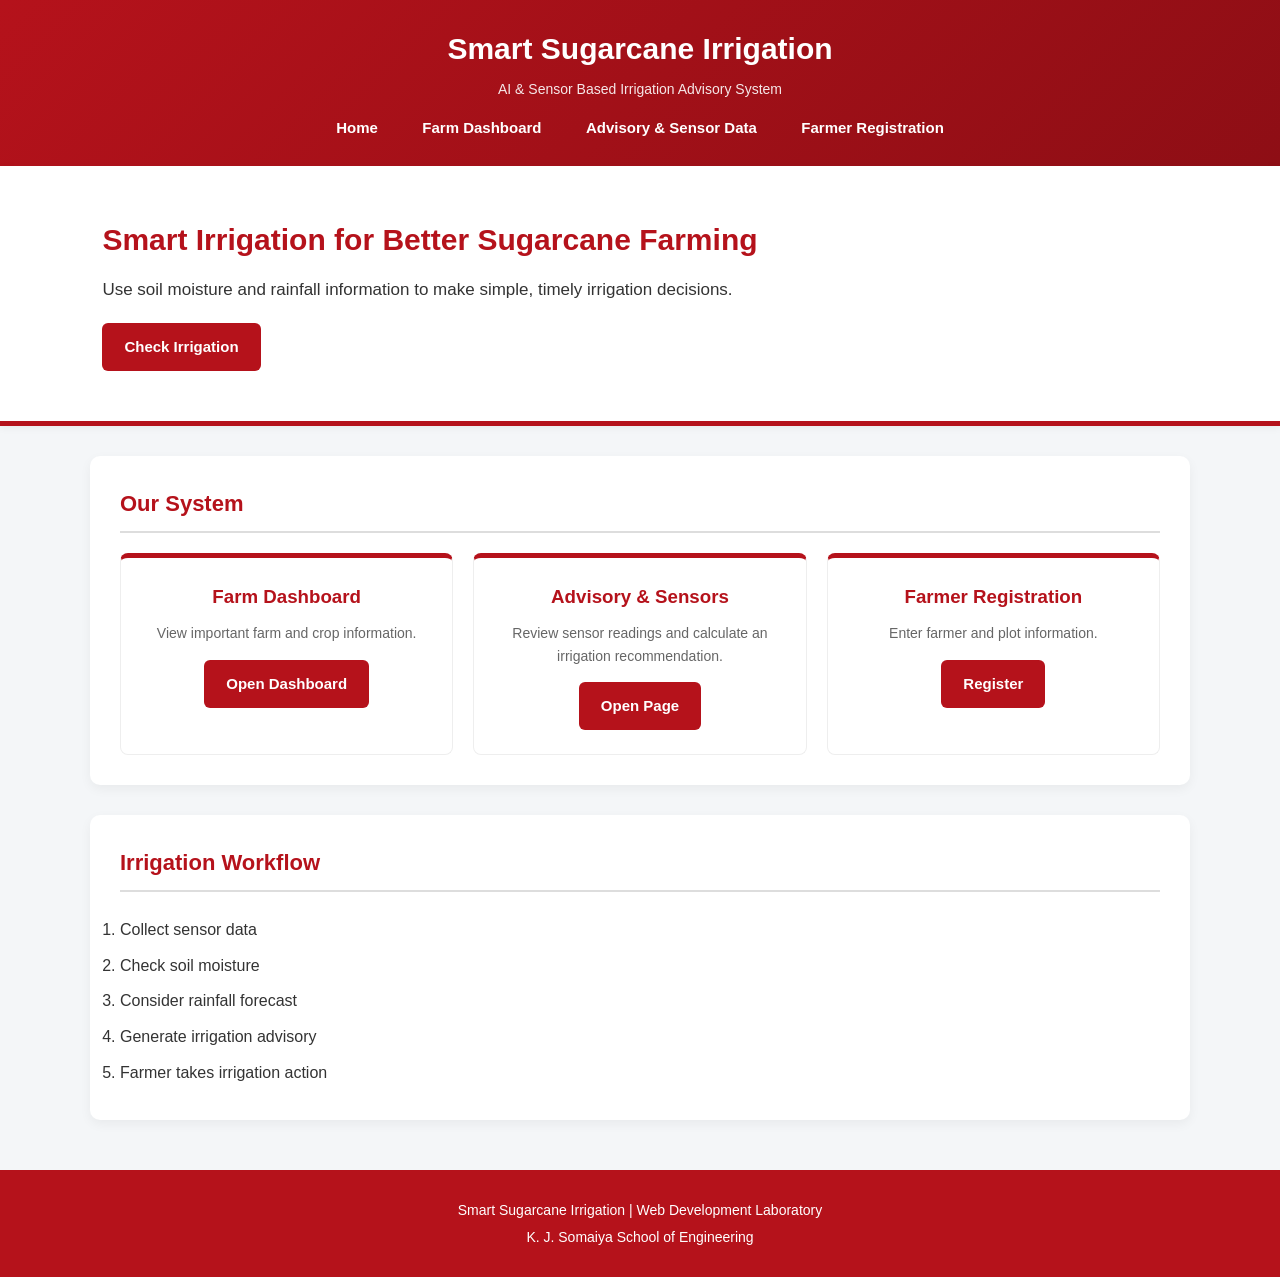
<file: index.html>
<!DOCTYPE html>
<html>
<head>
    <meta charset="UTF-8">
    <meta name="viewport" content="width=device-width, initial-scale=1.0">
    <title>Smart Sugarcane Irrigation - Home</title>
    <link rel="stylesheet" href="style.css">
</head>

<body>

<header>
    <h1>Smart Sugarcane Irrigation</h1>
    <p>AI & Sensor Based Irrigation Advisory System</p>

    <nav>
    <a href="index.html">Home</a>
    <a href="dashboard.html">Farm Dashboard</a>
    <a href="advisory-sensors.html">Advisory & Sensor Data</a>
    <a href="registration.html">Farmer Registration</a>
</nav>
</header>

<div class="hero">

    <h2>Smart Irrigation for Better Sugarcane Farming</h2>

    <p>Use soil moisture and rainfall information to make simple, timely irrigation decisions.</p>

    <a class="button" href="advisory-sensors.html">Check Irrigation</a>

</div>

<section>

    <h2>Our System</h2>

    <div class="cards">

        <div class="card">
            <h3>Farm Dashboard</h3>
            <p>View important farm and crop information.</p>
            <a class="button" href="dashboard.html">Open Dashboard</a>
        </div>

        <div class="card">
            <h3>Advisory & Sensors</h3>
            <p>Review sensor readings and calculate an irrigation recommendation.</p>
            <a class="button" href="advisory-sensors.html">Open Page</a>
        </div>

        <div class="card">
            <h3>Farmer Registration</h3>
            <p>Enter farmer and plot information.</p>
            <a class="button" href="registration.html">Register</a>
        </div>

    </div>

</section>

<section>

    <h2>Irrigation Workflow</h2>

    <ol>
        <li>Collect sensor data</li>
        <li>Check soil moisture</li>
        <li>Consider rainfall forecast</li>
        <li>Generate irrigation advisory</li>
        <li>Farmer takes irrigation action</li>
    </ol>

</section>

<footer>
    <p>Smart Sugarcane Irrigation | Web Development Laboratory</p>
    <p>K. J. Somaiya School of Engineering</p>
</footer>

</body>
</html>
</file>
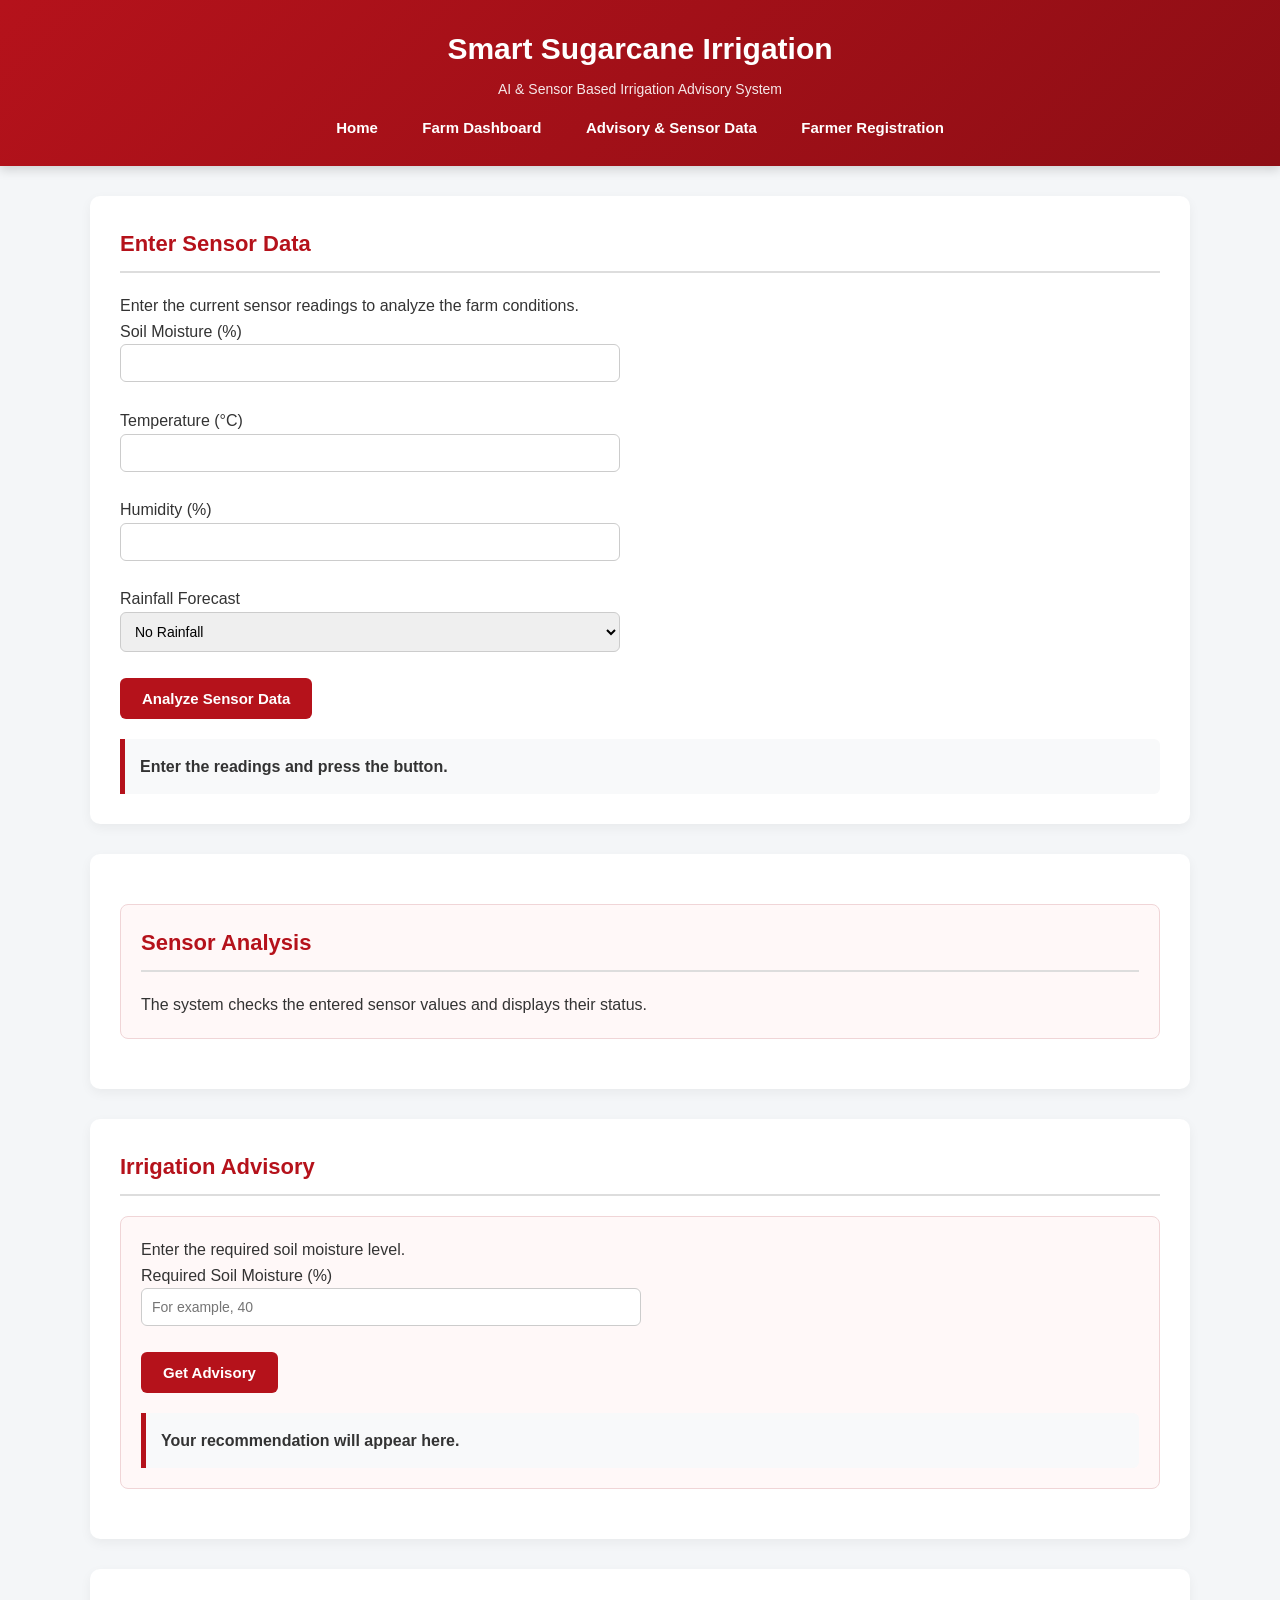
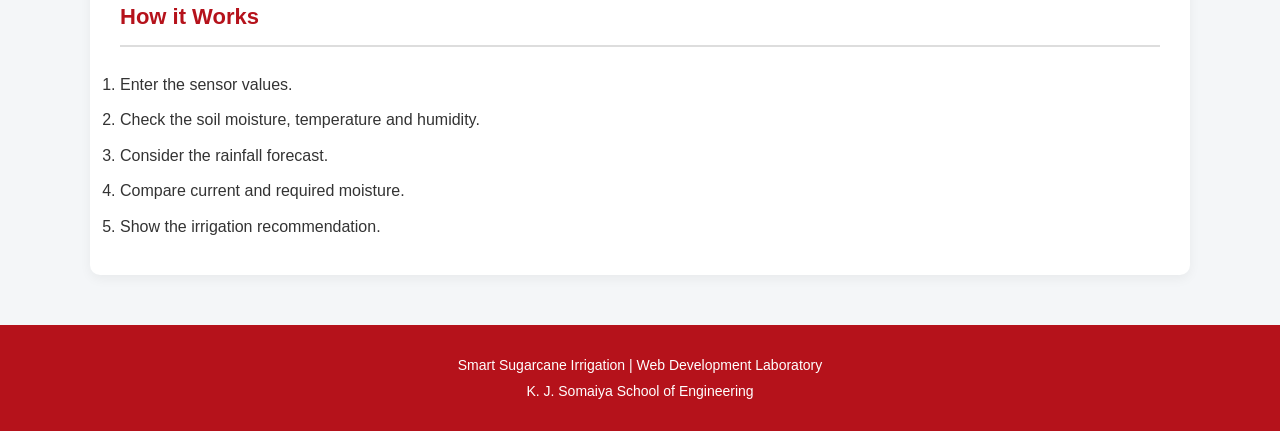
<file: advisory-sensors.html>
<!DOCTYPE html>
<html lang="en">
<head>
    <meta charset="UTF-8">
    <meta name="viewport" content="width=device-width, initial-scale=1.0">
    <title>Irrigation Advisory and Sensor Data</title>
    <link rel="stylesheet" href="style.css">
</head>

<body>

<header>
    <h1>Smart Sugarcane Irrigation</h1>
    <p>AI & Sensor Based Irrigation Advisory System</p>

    <nav>
        <a href="index.html">Home</a>
        <a href="dashboard.html">Farm Dashboard</a>
        <a href="advisory-sensors.html">Advisory & Sensor Data</a>
        <a href="registration.html">Farmer Registration</a>
    </nav>
</header>

<section>

    <h2>Enter Sensor Data</h2>

    <p>Enter the current sensor readings to analyze the farm conditions.</p>

    <p>Soil Moisture (%)</p>
    <input type="number" id="soilMoisture" min="0" max="100">
    <br><br>

    <p>Temperature (°C)</p>
    <input type="number" id="temperature">
    <br><br>

    <p>Humidity (%)</p>
    <input type="number" id="humidity" min="0" max="100">
    <br><br>

    <p>Rainfall Forecast</p>
    <select id="rainForecast">
        <option value="0">No Rainfall</option>
        <option value="1">Rain Expected</option>
    </select>

    <br><br>

    <button onclick="analyzeSensors()">Analyze Sensor Data</button>

    <div id="sensorAnalysis" class="result">
        Enter the readings and press the button.
    </div>

</section>

<section>

    <div class="sensor-summary">

        <h2>Sensor Analysis</h2>

        <p>The system checks the entered sensor values and displays their status.</p>

        <div id="sensorTable"></div>

    </div>

</section>

<section>

    <h2>Irrigation Advisory</h2>

    <div class="advisory-box">

        <p>Enter the required soil moisture level.</p>

        <p>Required Soil Moisture (%)</p>

        <input type="number" id="requiredMoisture" min="0" max="100" placeholder="For example, 40">

        <br><br>

        <button onclick="calculateIrrigation()">Get Advisory</button>

        <div id="advisoryResult" class="result">
            Your recommendation will appear here.
        </div>

    </div>

</section>

<section>

    <h2>How it Works</h2>

    <ol>
        <li>Enter the sensor values.</li>
        <li>Check the soil moisture, temperature and humidity.</li>
        <li>Consider the rainfall forecast.</li>
        <li>Compare current and required moisture.</li>
        <li>Show the irrigation recommendation.</li>
    </ol>

</section>

<footer>
    <p>Smart Sugarcane Irrigation | Web Development Laboratory</p>
    <p>K. J. Somaiya School of Engineering</p>
</footer>

<script>

function analyzeSensors()
{
    var moistureText=document.getElementById("soilMoisture").value;
    var temperatureText=document.getElementById("temperature").value;
    var humidityText=document.getElementById("humidity").value;
    var rainForecast=document.getElementById("rainForecast").value;

    if(moistureText==""||temperatureText==""||humidityText=="")
    {
        alert("Please enter all sensor values.");
        return;
    }

    var moisture=Number(moistureText);
    var temperature=Number(temperatureText);
    var humidity=Number(humidityText);

    if(moisture<0||moisture>100||humidity<0||humidity>100)
    {
        alert("Soil moisture and humidity must be between 0 and 100.");
        return;
    }

    var moistureStatus;

    if(moisture<30)
    {
        moistureStatus="Critical";
    }
    else if(moisture<=50)
    {
        moistureStatus="Moderate";
    }
    else
    {
        moistureStatus="High";
    }

    var temperatureStatus;

    if(temperature>35)
    {
        temperatureStatus="High";
    }
    else
    {
        temperatureStatus="Normal";
    }

    var humidityStatus;

    if(humidity<40)
    {
        humidityStatus="Low";
    }
    else
    {
        humidityStatus="Normal";
    }

    var rainStatus;

    if(rainForecast==1)
    {
        rainStatus="Rain Expected";
    }
    else
    {
        rainStatus="No Rainfall";
    }

    localStorage.setItem("sensor_moisture",moisture);
    localStorage.setItem("sensor_temp",temperature);
    localStorage.setItem("sensor_humidity",humidity);
    localStorage.setItem("sensor_rain",rainStatus);

    document.getElementById("sensorAnalysis").innerHTML="Sensor data analyzed and saved successfully. View it on the Farm Dashboard!";

    document.getElementById("sensorTable").innerHTML=`
        <table>
            <thead>
                <tr>
                    <th>Sensor</th>
                    <th>Reading</th>
                    <th>Status</th>
                </tr>
            </thead>

            <tbody>
                <tr>
                    <td>Soil Moisture Sensor</td>
                    <td>${moisture}%</td>
                    <td>${moistureStatus}</td>
                </tr>

                <tr>
                    <td>Temperature Sensor</td>
                    <td>${temperature} °C</td>
                    <td>${temperatureStatus}</td>
                </tr>

                <tr>
                    <td>Humidity Sensor</td>
                    <td>${humidity}%</td>
                    <td>${humidityStatus}</td>
                </tr>

                <tr>
                    <td>Rainfall Sensor</td>
                    <td>-</td>
                    <td>${rainStatus}</td>
                </tr>
            </tbody>
        </table>`;
}

function calculateIrrigation()
{
    var currentText=document.getElementById("soilMoisture").value;
    var requiredText=document.getElementById("requiredMoisture").value;

    var currentMoisture=Number(currentText);
    var requiredMoisture=Number(requiredText);
    var rainForecast=Number(document.getElementById("rainForecast").value);

    var result=document.getElementById("advisoryResult");

    if(currentText==""||requiredText=="")
    {
        result.innerHTML="Please enter the current and required soil moisture values.";
        return;
    }

    if(currentMoisture<0||currentMoisture>100||requiredMoisture<0||requiredMoisture>100)
    {
        result.innerHTML="Soil moisture must be between 0 and 100.";
        return;
    }

    if(rainForecast==1)
    {
        result.innerHTML="Rain is expected. Consider postponing irrigation if conditions allow.<br>Pump status: OFF";
    }
    else if(currentMoisture>=requiredMoisture)
    {
        result.innerHTML="No irrigation indicated. Soil moisture meets the required level.<br>Pump status: OFF";
    }
    else
    {
        var deficit=requiredMoisture-currentMoisture;

        if(currentMoisture<30)
        {
            result.innerHTML="Irrigation may be needed soon.<br>Moisture deficit: "+deficit+"%<br>Pump status: ON";
        }
        else
        {
            result.innerHTML="Irrigation may be needed.<br>Moisture deficit: "+deficit+"%<br>Pump status: ON";
        }
    }
}

</script>

</body>
</html>
</file>
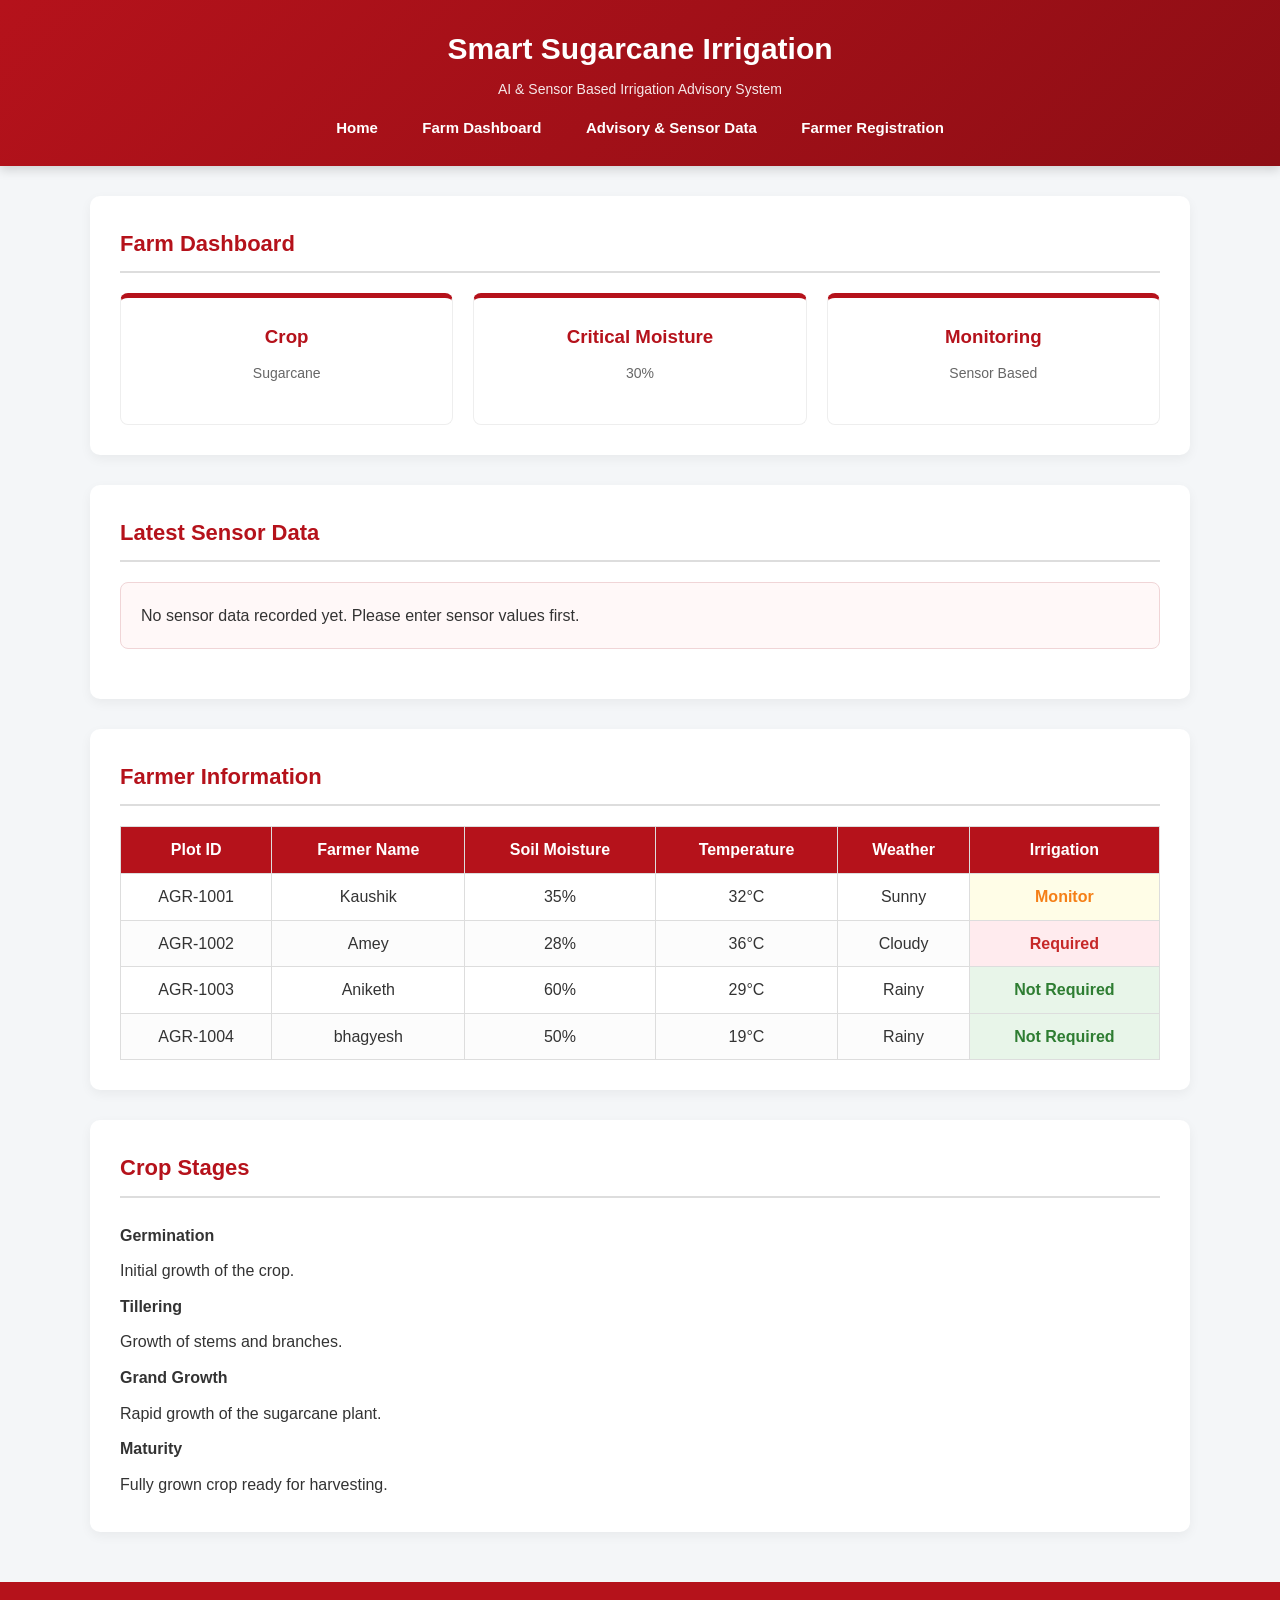
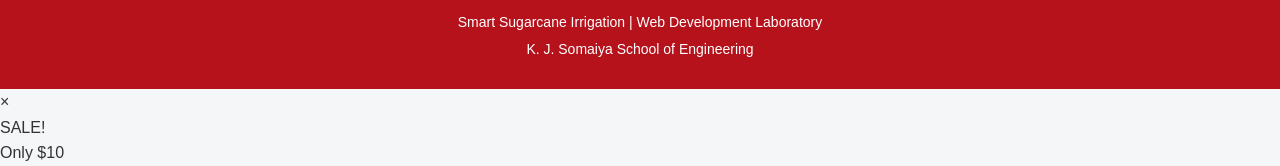
<file: dashboard.html>
<!DOCTYPE html>
<html lang="en">
<head>
    <meta charset="UTF-8">
    <meta name="viewport" content="width=device-width, initial-scale=1.0">
    <title>Farm Dashboard</title>
    <link rel="stylesheet" href="style.css">
</head>
<body>
<header>
    <h1>Smart Sugarcane Irrigation</h1>
    <p>AI & Sensor Based Irrigation Advisory System</p>
    <nav>
        <a href="index.html">Home</a>
        <a href="dashboard.html">Farm Dashboard</a>
        <a href="advisory-sensors.html">Advisory & Sensor Data</a>
        <a href="registration.html">Farmer Registration</a>
    </nav>
</header>
<section>
    <h2>Farm Dashboard</h2>
    <div class="cards">
        <div class="card">
            <h3>Crop</h3>
            <p>Sugarcane</p>
        </div>
        <div class="card">
            <h3>Critical Moisture</h3>
            <p>30%</p>
        </div>
        <div class="card">
            <h3>Monitoring</h3>
            <p>Sensor Based</p>
        </div>
    </div>
</section>
<section>
    <h2>Latest Sensor Data</h2>
    <div id="latestSensorData" class="info-box">
        <p>No sensor data recorded yet. Please enter sensor values first.</p>
    </div>
</section>
<section>
    <h2>Farmer Information</h2>
    <table>
        <thead>
            <tr>
                <th>Plot ID</th>
                <th>Farmer Name</th>
                <th>Soil Moisture</th>
                <th>Temperature</th>
                <th>Weather</th>
                <th>Irrigation</th>
            </tr>
        </thead>
        <tbody>
            <tr>
                <td>AGR-1001</td>
                <td>Kaushik</td>
                <td>35%</td>
                <td>32°C</td>
                <td>Sunny</td>
                <td class="status-monitor">Monitor</td>
            </tr>
            <tr>
                <td>AGR-1002</td>
                <td>Amey</td>
                <td>28%</td>
                <td>36°C</td>
                <td>Cloudy</td>
                <td class="status-required">Required</td>
            </tr>
            <tr>
                <td>AGR-1003</td>
                <td>Aniketh</td>
                <td>60%</td>
                <td>29°C</td>
                <td>Rainy</td>
                <td class="status-not-required">Not Required</td>
            </tr>
	    <tr>
                <td>AGR-1004</td>
                <td>bhagyesh</td>
                <td>50%</td>
                <td>19°C</td>
                <td>Rainy</td>
                <td class="status-not-required">Not Required</td>
            </tr>

        </tbody>
    </table>
</section>
<section>
    <h2>Crop Stages</h2>
    <dl>
        <dt><b>Germination</b></dt>
        <dd>Initial growth of the crop.</dd>
        <dt><b>Tillering</b></dt>
        <dd>Growth of stems and branches.</dd>
        <dt><b>Grand Growth</b></dt>
        <dd>Rapid growth of the sugarcane plant.</dd>
        <dt><b>Maturity</b></dt>
        <dd>Fully grown crop ready for harvesting.</dd>
    </dl>
</section>
<footer>
    <p>Smart Sugarcane Irrigation | Web Development Laboratory</p>
    <p>K. J. Somaiya School of Engineering</p>
</footer>
<div id="cornerAd" class="corner-ad">
    <span class="ad-close" onclick="closeAd()">&times;</span>
    <p>SALE!</p>
    <p>Only $10</p>
</div>
<script>
window.onload=function()
{
    var moisture=localStorage.getItem("sensor_moisture");
    var temp=localStorage.getItem("sensor_temp");
    var humidity=localStorage.getItem("sensor_humidity");
    var rain=localStorage.getItem("sensor_rain");
    if(moisture&&temp&&humidity&&rain)
    {
        document.getElementById("latestSensorData").innerHTML=
            "<p><b>Soil Moisture:</b> "+moisture+"%</p>"+
            "<p><b>Temperature:</b> "+temp+"°C</p>"+
            "<p><b>Humidity:</b> "+humidity+"%</p>"+
            "<p><b>Rainfall Forecast:</b> "+rain+"</p>";
    }
};
function closeAd()
{
    if(document.getElementById("cornerAd"))
    {
        document.getElementById("cornerAd").style.display="none";
    }
}
</script>
</body>
</html>
</file>
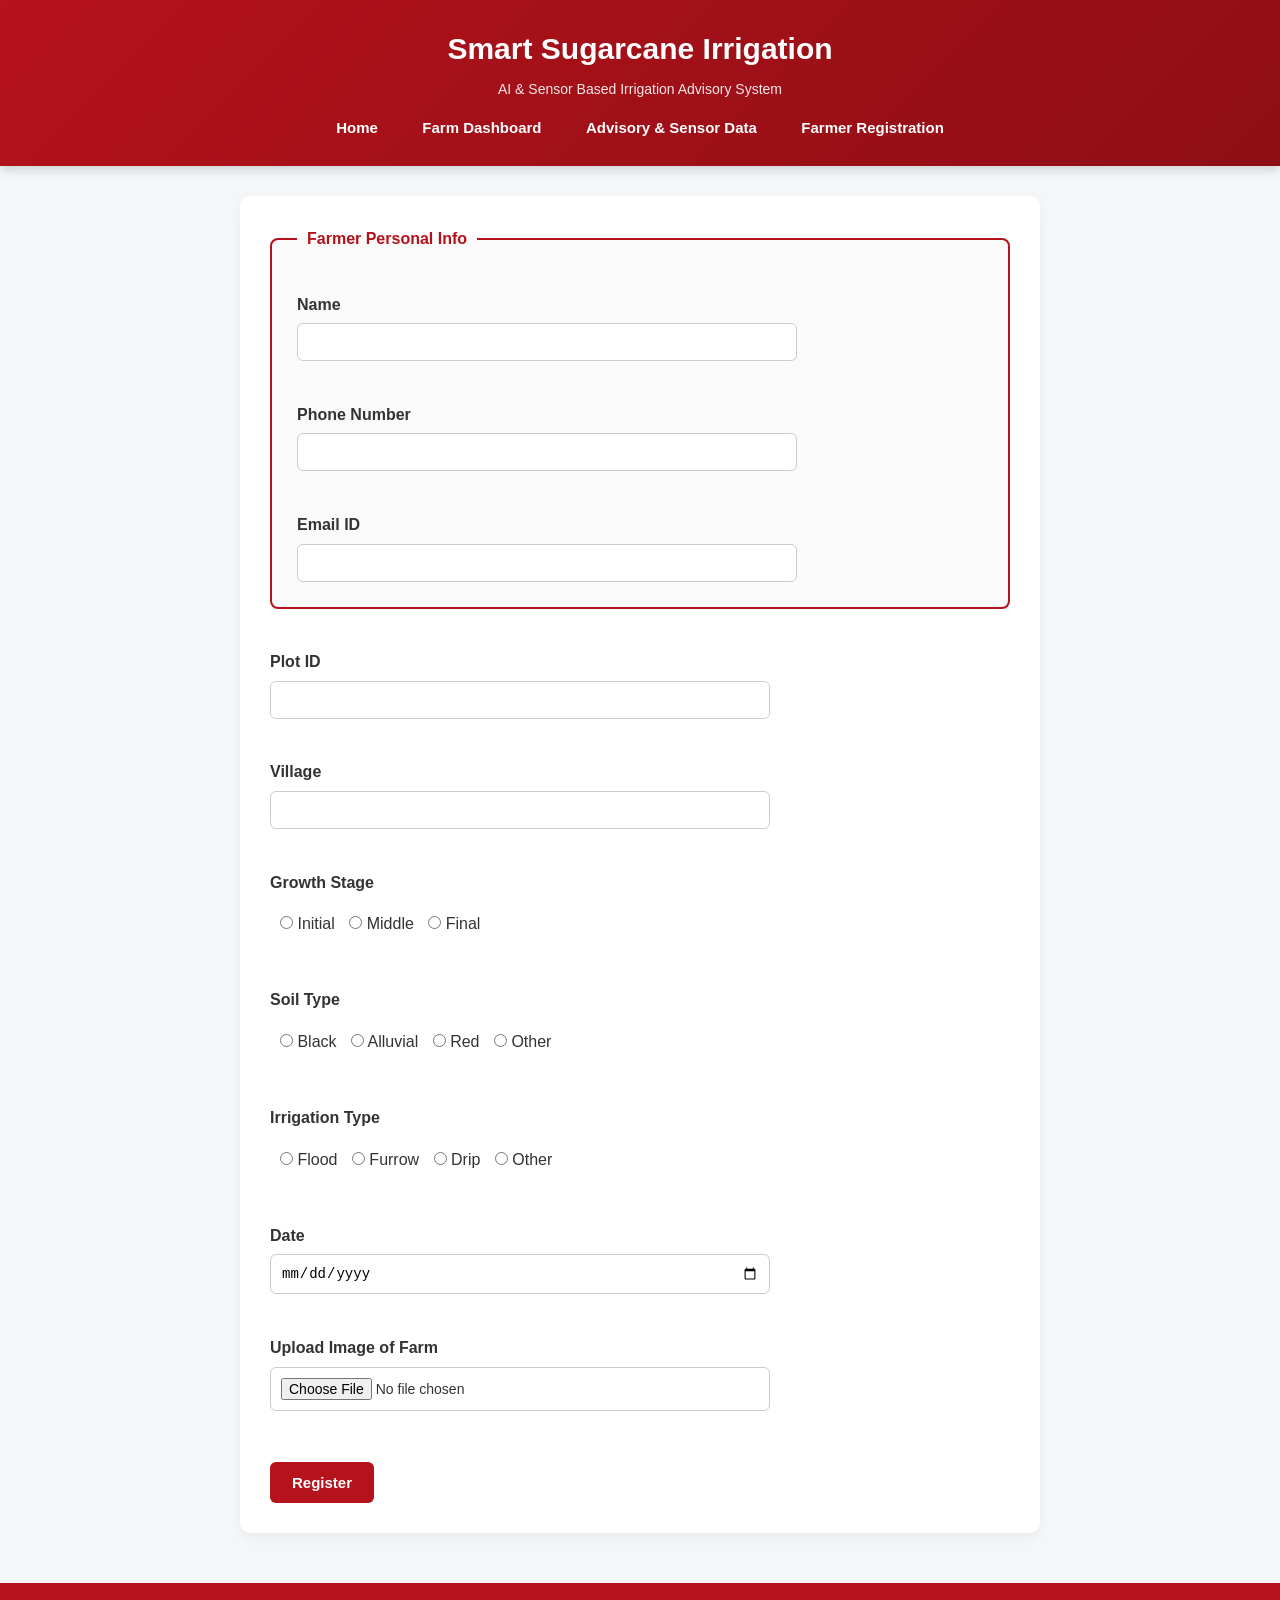
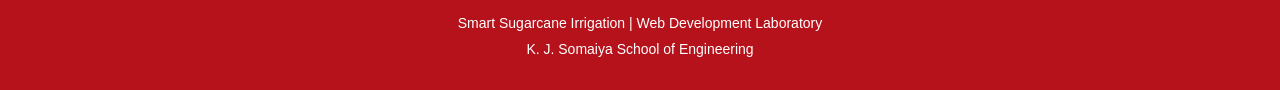
<file: registration.html>
<!DOCTYPE html>
<html lang="en">
<head>
    <meta charset="UTF-8">
    <meta name="viewport" content="width=device-width, initial-scale=1.0">
    <title>Farmer Registration</title>
    <link rel="stylesheet" href="style.css">
</head>

<body>

<header>
    <h1>Smart Sugarcane Irrigation</h1>
    <p>AI & Sensor Based Irrigation Advisory System</p>

    <nav>
        <a href="index.html">Home</a>
        <a href="dashboard.html">Farm Dashboard</a>
        <a href="advisory-sensors.html">Advisory & Sensor Data</a>
        <a href="registration.html">Farmer Registration</a>
    </nav>
</header>

<div class="container">

    <form id="farmerform">

        <fieldset>
            <legend>Farmer Personal Info</legend>

            <p>Name</p>
            <input type="text" id="name" name="name">
            <br><br>

            <p>Phone Number</p>
            <input type="text" id="mobile" name="mobile">
            <br><br>

            <p>Email ID</p>
            <input type="text" id="email" name="email">
        </fieldset>

        <br>

        <p>Plot ID</p>
        <input type="text" id="plotid" name="plotid">
        <br><br>

        <p>Village</p>
        <input type="text" id="village" name="village">
        <br><br>

        <p>Growth Stage</p>

        <div class="radio-group">
            <input type="radio" name="growth" value="Initial"> Initial
            <input type="radio" name="growth" value="Middle"> Middle
            <input type="radio" name="growth" value="Final"> Final
        </div>

        <br>

        <p>Soil Type</p>

        <div class="radio-group">
            <input type="radio" name="soil" value="Black"> Black
            <input type="radio" name="soil" value="Alluvial"> Alluvial
            <input type="radio" name="soil" value="Red"> Red
            <input type="radio" name="soil" value="Other"> Other
        </div>

        <br>

        <p>Irrigation Type</p>

        <div class="radio-group">
            <input type="radio" name="irrigation" value="Flood"> Flood
            <input type="radio" name="irrigation" value="Furrow"> Furrow
            <input type="radio" name="irrigation" value="Drip"> Drip
            <input type="radio" name="irrigation" value="Other"> Other
        </div>

        <br>

        <p>Date</p>
        <input type="date" id="date" name="date">
        <br><br>

        <p>Upload Image of Farm</p>
        <input type="file" id="farmPhoto" name="farmPhoto" accept="image/*">
        <br><br><br>

        <button type="submit">Register</button>

    </form>

</div>

<footer>
    <p>Smart Sugarcane Irrigation | Web Development Laboratory</p>
    <p>K. J. Somaiya School of Engineering</p>
</footer>

<script>

document.getElementById("farmerform").onsubmit=function(event)
{
    event.preventDefault();

    var name=document.getElementById("name").value;
    var mobile=document.getElementById("mobile").value;
    var email=document.getElementById("email").value;
    var plotid=document.getElementById("plotid").value;
    var village=document.getElementById("village").value;
    var date=document.getElementById("date").value;

    var growth=document.querySelector('input[name="growth"]:checked');
    var soil=document.querySelector('input[name="soil"]:checked');
    var irrigation=document.querySelector('input[name="irrigation"]:checked');

    if(name==""||mobile==""||email==""||plotid==""||village==""||date=="")
    {
        alert("Please fill all the required details.");
        return false;
    }

    if(!/^[A-Za-z ]+$/.test(name))
    {
        alert("Name can only contain alphabets.");
        return false;
    }

    if(!/^[A-Za-z ]+$/.test(village))
    {
        alert("Village can only contain alphabets.");
        return false;
    }

    if(!/^[0-9]{10}$/.test(mobile))
    {
        alert("Mobile number must contain exactly 10 digits.");
        return false;
    }

    if(!/^[^\s@]+@[^\s@]+\.[^\s@]+$/.test(email))
    {
        alert("Please enter a valid email address.");
        return false;
    }

    if(growth==null||soil==null||irrigation==null)
    {
        alert("Please select all the required options.");
        return false;
    }

    var details=
        "Registration Details Submitted:\n\n"+
        "Name: "+name+"\n"+
        "Phone Number: "+mobile+"\n"+
        "Email: "+email+"\n"+
        "Plot ID: "+plotid+"\n"+
        "Village: "+village+"\n"+
        "Growth Stage: "+growth.value+"\n"+
        "Soil Type: "+soil.value+"\n"+
        "Irrigation Type: "+irrigation.value+"\n"+
        "Date: "+date;

    alert(details);

    return true;
};

</script>

</body>
</html>
</file>
<file: style.css>
* 
{
    box-sizing: border-box;
    margin: 0;
    padding: 0;
}

body 
{
    font-family: Arial, sans-serif;
    background: #f4f6f8;
    color: #333;
    line-height: 1.6;
}

header 
{
    background: linear-gradient(135deg, #b5121b, #8e0e15);
    color: white;
    text-align: center;
    padding: 25px 20px;
    box-shadow: 0 4px 10px rgba(0,0,0,0.15);
}

header h1 
{
    font-size: 30px;
}

header p 
{
    margin: 5px 0 15px;
    font-size: 14px;
    opacity: 0.9;
}

nav 
{
    margin-top: 10px;
}

nav a 
{
    color: white;
    text-decoration: none;
    margin: 0 10px;
    font-weight: bold;
    font-size: 15px;
    padding: 6px 10px;
    border-radius: 4px;
    transition: background 0.3s;
}

nav a:hover 
{
    background: rgba(255,255,255,0.2);
}

.hero 
{
    background: white;
    padding: 50px 8%;
    border-bottom: 5px solid #b5121b;
    box-shadow: 0 2px 8px rgba(0,0,0,0.05);
}

.hero h2 
{
    color: #b5121b;
    font-size: 30px;
    margin-bottom: 12px;
}

.hero p 
{
    font-size: 17px;
    margin-bottom: 20px;
    max-width: 650px;
}

section 
{
    width: 90%;
    max-width: 1100px;
    margin: 30px auto;
    padding: 30px;
    background: white;
    border-radius: 10px;
    box-shadow: 0 4px 12px rgba(0,0,0,0.05);
}

section h2 
{
    color: #b5121b;
    border-bottom: 2px solid #ddd;
    padding-bottom: 10px;
    margin-bottom: 20px;
    font-size: 22px;
}

.container 
{
    width: 90%;
    max-width: 800px;
    margin: 30px auto;
    padding: 30px;
    background: white;
    border-radius: 10px;
    box-shadow: 0 4px 12px rgba(0,0,0,0.05);
}

.button,
button 
{
    display: inline-block;
    background: #b5121b;
    color: white;
    border: none;
    padding: 12px 22px;
    border-radius: 6px;
    cursor: pointer;
    font-weight: bold;
    font-size: 15px;
    text-decoration: none;
    transition: background 0.3s, transform 0.2s;
}

.button:hover,
button:hover 
{
    background: #8e0e15;
    transform: translateY(-2px);
}

.cards 
{
    display: flex;
    gap: 20px;
    flex-wrap: wrap;
    margin-top: 15px;
}

.card 
{
    flex: 1;
    min-width: 220px;
    padding: 24px 20px;
    background: white;
    border: 1px solid #eee;
    border-top: 5px solid #b5121b;
    border-radius: 8px;
    text-align: center;
    transition: transform 0.3s, box-shadow 0.3s;
}

.card:hover 
{
    transform: translateY(-5px);
    box-shadow: 0 8px 15px rgba(0,0,0,0.08);
}

.card h3 
{
    color: #b5121b;
    margin-bottom: 10px;
}

.card p 
{
    color: #666;
    margin-bottom: 15px;
    font-size: 14px;
}

.advisory-box,
.sensor-summary,
.info-box 
{
    padding: 20px;
    border: 1px solid #f0d5d7;
    background: #fff8f8;
    border-radius: 8px;
    margin: 20px 0;
}

form fieldset 
{
    border: 2px solid #b5121b;
    padding: 25px;
    border-radius: 8px;
    background: #fafafa;
}

legend 
{
    color: #b5121b;
    font-weight: bold;
    padding: 0 10px;
}

form p 
{
    margin-top: 15px;
    margin-bottom: 6px;
    font-weight: bold;
}

input[type="text"],
input[type="number"],
input[type="date"],
input[type="file"],
select 
{
    width: 100%;
    max-width: 500px;
    padding: 10px;
    border: 1px solid #ccc;
    border-radius: 6px;
    font-size: 14px;
}

input[type="text"]:focus,
input[type="number"]:focus,
input[type="date"]:focus,
select:focus 
{
    outline: none;
    border-color: #b5121b;
    box-shadow: 0 0 5px rgba(181,18,27,0.25);
}

.radio-group 
{
    padding: 10px 0;
}

.radio-group input 
{
    margin-left: 10px;
}

.result 
{
    margin-top: 20px;
    padding: 15px;
    border-left: 5px solid #b5121b;
    background: #f8f9fa;
    border-radius: 0 6px 6px 0;
    font-weight: bold;
}

table 
{
    width: 100%;
    border-collapse: collapse;
    text-align: center;
    margin-top: 15px;
}

th 
{
    background: #b5121b;
    color: white;
    padding: 12px;
}

th,
td 
{
    border: 1px solid #ddd;
    padding: 10px;
}

tr:nth-child(even) 
{
    background: #fcfcfc;
}

tr:hover 
{
    background: #fff0f1;
}

ol li,
dl dt,
dl dd 
{
    padding: 5px 0;
}

footer 
{
    background: #b5121b;
    color: white;
    text-align: center;
    padding: 25px;
    margin-top: 50px;
    font-size: 14px;
}

footer p 
{
    margin: 4px 0;
}

.status-required 
{
    background: #ffebee !important;
    color: #c62828;
    font-weight: bold;
}

.status-monitor 
{
    background: #fffde7 !important;
    color: #f57f17;
    font-weight: bold;
}

.status-not-required 
{
    background: #e8f5e9 !important;
    color: #2e7d32;
    font-weight: bold;
}

@media (max-width: 700px) 
{
    nav a 
    {
        display: inline-block;
        margin: 5px;
        font-size: 13px;
    }

    .hero h2 
    {
        font-size: 24px;
    }

    section,
    .container 
    {
        width: 95%;
        padding: 20px;
    }

    table 
    {
        font-size: 13px;
    }
}
</file>
